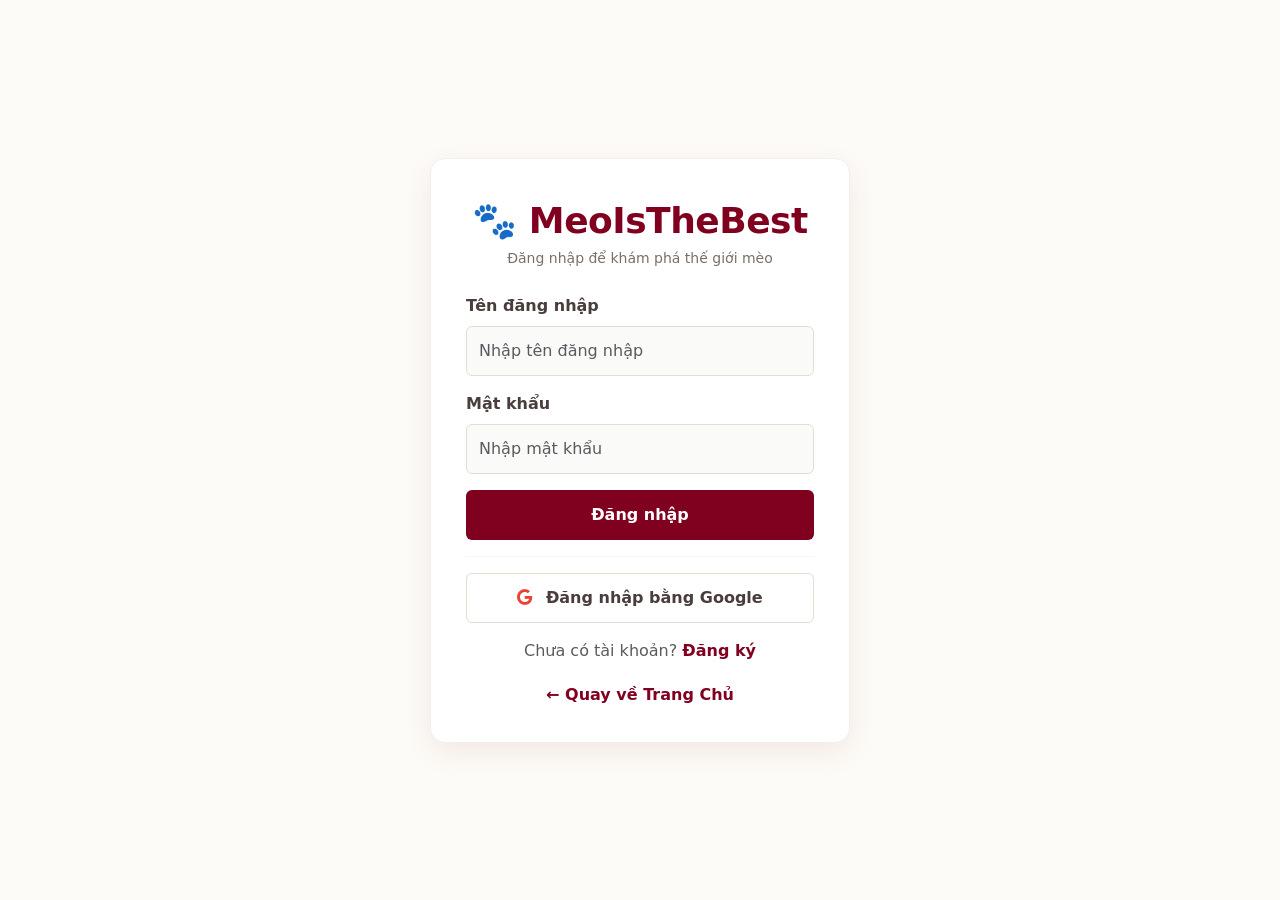
<file: html/login.html>
<!DOCTYPE html>
<html lang="vi">

<head>
    <meta charset="UTF-8">
    <meta name="viewport" content="width=device-width, initial-scale=1.0">

    <title>Đăng nhập - MeoIsTheBest</title>

    <link href="https://cdn.jsdelivr.net/npm/bootstrap@5.3.3/dist/css/bootstrap.min.css" rel="stylesheet">
    <link rel="stylesheet" href="https://cdnjs.cloudflare.com/ajax/libs/font-awesome/6.5.1/css/all.min.css">

    <style>
        body {
            /* Đổi sang màu nền kem be sáng sang trọng */
            background: #FDFBF7; 
            min-height: 100vh;
            display: flex;
            justify-content: center;
            align-items: center;
        }

        .login-box {
            width: 420px;
            background: white;
            padding: 35px;
            border-radius: 15px;
            /* Đổ bóng nhẹ tone đỏ nâu trầm tạo độ sâu mềm mại */
            box-shadow: 0 10px 30px rgba(128, 0, 32, 0.08); 
            border: 1px solid #F5EFEB;
        }

        .logo {
            text-align: center;
            font-size: 36px;
            font-weight: 800;
            /* Đổi logo sang màu đỏ đô cổ điển quý phái */
            color: #800020; 
            letter-spacing: -0.5px;
        }

        .slogan {
            text-align: center;
            margin-bottom: 25px;
            color: #7A6F68;
            font-size: 14px;
        }

        .form-label {
            color: #4A3E3D;
            font-weight: 600;
        }

        .form-control {
            height: 50px;
            border: 1px solid #E6DCD3;
            background-color: #FAFAf9;
        }

        .form-control:focus {
            border-color: #800020;
            box-shadow: 0 0 0 0.25rem rgba(128, 0, 32, 0.15);
        }

        /* Nút đăng nhập tone đỏ đô hoàng gia */
        .btn-login {
            background: #800020;
            color: white;
            height: 50px;
            font-weight: bold;
            border: none;
            transition: all 0.3s ease;
        }

        .btn-login:hover {
            background: #5C0017;
            color: white;
            transform: translateY(-1px);
        }

        .google-btn {
            border: 1px solid #E6DCD3;
            height: 50px;
            font-weight: bold;
            color: #4A3E3D;
            background: white;
            transition: all 0.3s ease;
        }

        .google-btn:hover {
            background: #FAFAf9;
            border-color: #A3968E;
        }

        /* Link đăng ký */
        .signup-text a {
            color: #800020;
            text-decoration: none;
            font-weight: bold;
        }

        .signup-text a:hover {
            text-decoration: underline;
        }

        .back-home {
            text-align: center;
            margin-top: 20px;
        }

        /* Nút quay về trang chủ */
        .back-home a {
            text-decoration: none;
            color: #800020;
            font-weight: bold;
            transition: all 0.2s ease;
        }

        .back-home a:hover {
            color: #5C0017;
            letter-spacing: -0.2px;
        }
    </style>
</head>

<body>

    <div class="login-box">

        <div class="logo">
            🐾 MeoIsTheBest
        </div>

        <div class="slogan">
            Đăng nhập để khám phá thế giới mèo
        </div>

        <form id="loginForm">

            <div class="mb-3">
                <label class="form-label">Tên đăng nhập</label>
                <input type="text" id="username" class="form-control" placeholder="Nhập tên đăng nhập" required>
            </div>

            <div class="mb-3">
                <label class="form-label">Mật khẩu</label>
                <input type="password" id="password" class="form-control" placeholder="Nhập mật khẩu" required>
            </div>

            <button type="submit" class="btn btn-login w-100">
                Đăng nhập
            </button>

        </form>

        <hr style="color: #E6DCD3;">

        <button class="btn google-btn w-100">
            <i class="fab fa-google" style="color: #EA4335; margin-right: 8px;"></i>
            Đăng nhập bằng Google
        </button>

        <div class="text-center signup-text mt-3 text-muted">
            Chưa có tài khoản?
            <a href="#">Đăng ký</a>
        </div>

        <div class="back-home">
            <a href="../index.html">
                ← Quay về Trang Chủ
            </a>
        </div>

    </div>

    <script>
        // Xử lý lưu trạng thái giả lập khi đăng nhập thành công
        document.getElementById("loginForm").addEventListener("submit", function(e) {
            e.preventDefault();
            
            let user = document.getElementById("username").value.trim();
            
            // Lưu dữ liệu vào LocalStorage để trang chủ nhận diện
            localStorage.setItem("isLoggedIn", "true");
            localStorage.setItem("currentUser", user);

            alert("🎉 Đăng nhập thành công! Chào mừng bạn.");
            
            // Quay về trang chủ (sử dụng dấu ../ để chạy ra ngoài chính xác)
            window.location.href = "../index.html";
        });
    </script>

</body>

</html>
</file>
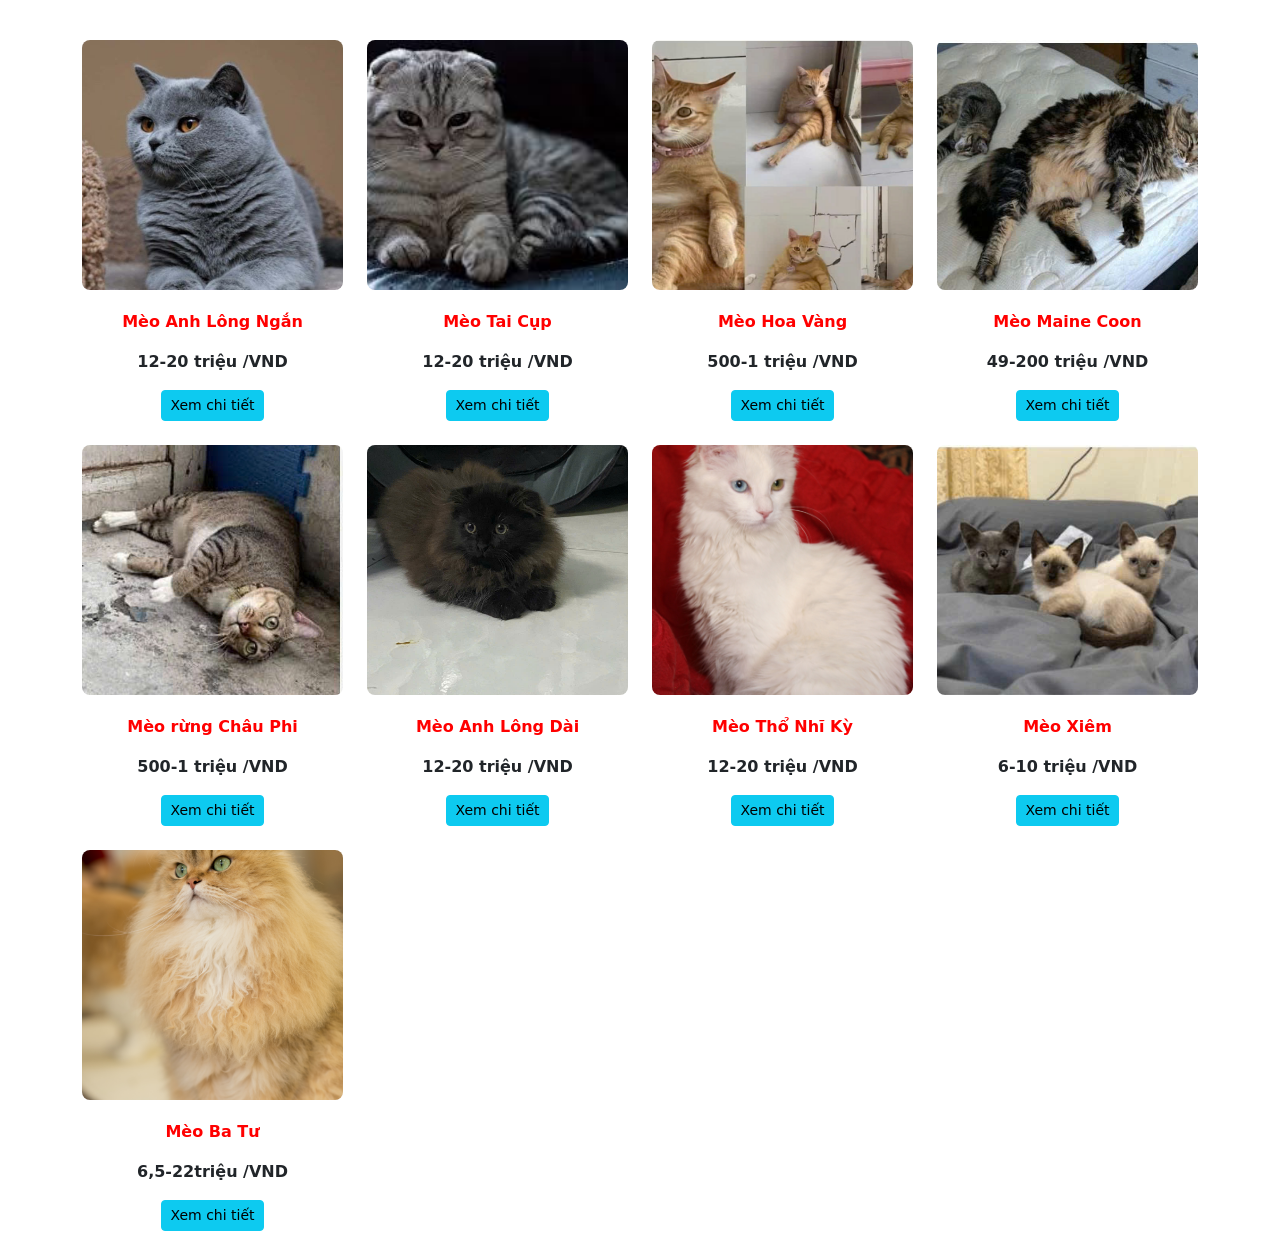
<file: html/page6.html>
<!DOCTYPE html>
<html lang = "vi">
    <head>
        <title>Cửa Hàng Mèo Châu Âu</title>
        <meta charset = "utf-8">
    <!--<link rel="stylesheet" href="../css/style6.css">-->
    <link href="https://cdn.jsdelivr.net/npm/bootstrap@5.3.0/dist/css/bootstrap.min.css" rel="stylesheet">
    <script src="https://cdn.jsdelivr.net/npm/bootstrap@5.3.0/dist/js/bootstrap.bundle.min.js"></script>
    <script src="../js/lib.js"></script>
</head>
<body>
    <div class="container">
    <div class="product-list row "
    id = "product-list"></div>
        </div>
    <script>
        loadProduct(productList);
    </script>
</body>
</html>
</file>
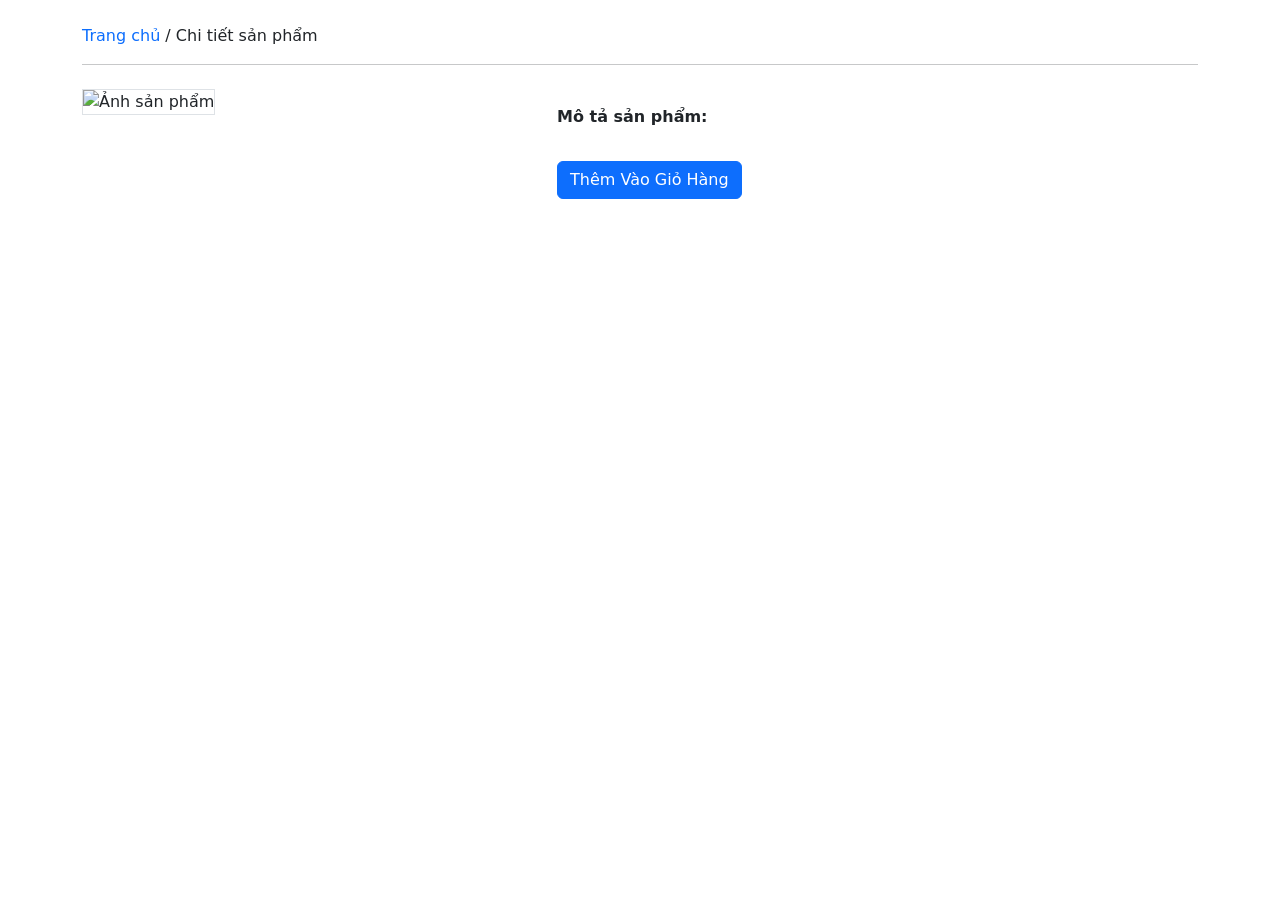
<file: html/product-detail.html>
<!DOCTYPE html>
<html lang="vi">

<head>
    <meta charset="UTF-8">
    <meta name="viewport" content="width=device-width, initial-scale=1.0">
    <title>Chi tiết sản phẩm</title>

    <!-- Bootstrap 5 -->
    <link href="https://cdn.jsdelivr.net/npm/bootstrap@5.3.3/dist/css/bootstrap.min.css" rel="stylesheet">

    <script src="https://cdn.jsdelivr.net/npm/bootstrap@5.3.3/dist/js/bootstrap.bundle.min.js"></script>

    <!-- File JS -->
    <script src="../js/lib.js"></script>
</head>

<body>

    <div class="container mt-4">

        <!-- Điều hướng -->
        <nav>
            <a href="page6.html" class="text-decoration-none"> Trang chủ </a>
            <span>/ Chi tiết sản phẩm</span>
        </nav>

        <hr>

        <div class="row mt-4">

            <!-- Ảnh -->
            <div class="col-md-5">
                <img id="img-detail" class="img-fluid border" alt="Ảnh sản phẩm">
            </div>

            <!-- Thông tin -->
            <div class="col-md-7">
                <h2 id="name-detail" class="fw-bold"></h2>
                <h4 id="price-detail" class="text-danger my-3"></h4>

                <p class="fw-bold"> Mô tả sản phẩm: </p>
                <p id="desc-detail" class="text-secondary"></p>

                <!-- ĐÃ CẬP NHẬT: Thêm sự kiện click gọi hàm thêm vào giỏ hàng -->
                <button id="btn-add-to-cart" class="btn btn-primary mt-3">
                    Thêm Vào Giỏ Hàng
                </button>
            </div>

        </div>

    </div>

    <script>
        // Lấy id từ URL
        const queryString = window.location.search;
        const urlParams = new URLSearchParams(queryString);
        const productId = urlParams.get("id");

        // Tìm sản phẩm
        const allProducts = [...productList, ...petProducts];
        const product = allProducts.find(item => item.id == productId);

        if (product) {
            document.getElementById("img-detail").src = product.image;
            document.getElementById("name-detail").innerText = product.name;
            document.getElementById("price-detail").innerText = "Giá: " + product.price;
            document.getElementById("desc-detail").innerText = product.desc;
            
            console.log("Đã đổ xong mô tả:", product.desc);

            // ĐÃ THÊM: Gán sự kiện click cho nút Thêm vào giỏ khi tìm thấy sản phẩm
            document.getElementById("btn-add-to-cart").onclick = function() {
                addToCart(product.id, product.name, product.price, product.image);
            };
        }

        // ĐÃ THÊM: Hàm xử lý thêm vào giỏ hàng bằng LocalStorage
        function addToCart(id, name, price, image) {
            // Lấy danh sách giỏ hàng hiện tại hoặc tạo mảng mới nếu chưa có
            let cart = JSON.parse(localStorage.getItem("cart")) || [];
            
            // Kiểm tra xem sản phẩm này đã có trong giỏ hàng chưa
            let itemIndex = cart.findIndex(item => item.id === id);
            
            // Do file chi tiết nằm trong thư mục con (ví dụ: html/product-detail.html),
            // đường dẫn ảnh "product.image" có thể chứa "../asset/..."
            // Chúng ta chuẩn hóa lại đường dẫn để khi trang index.html hay cart.html đọc đều không bị lỗi hiển thị.
            let cleanImage = image;
            if (cleanImage.startsWith("../")) {
                cleanImage = cleanImage.replace("../", "");
            }

            if (itemIndex > -1) {
                // Nếu có rồi thì tăng số lượng lên 1
                cart[itemIndex].quantity += 1;
            } else {
                // Nếu chưa có thì chèn đối tượng mới vào
                cart.push({
                    id: id,
                    name: name,
                    price: price,
                    image: cleanImage,
                    quantity: 1
                });
            }
            
            // Lưu mảng giỏ hàng mới cập nhật trở lại localStorage
            localStorage.setItem("cart", JSON.stringify(cart));
            
            // Hiển thị thông báo thành công cho người dùng
            alert(`🎉 Đã thêm thành công "${name}" vào giỏ hàng!`);
        }
    </script>

</body>

</html>
</file>
<file: css/style6.css>
#tuvan{
    background:#4CAF50;
    color:white;
    text-align:center;
    padding:60px 20px;
}

.form-box{
    background:white;
    width:400px;
    max-width:90%;
    margin:30px auto;
    padding:25px;
    border-radius:10px;
}

.form-title{
    background:black;
    color:white;
    padding:15px;
    margin-bottom:20px;
}

.form-box input{
    width:100%;
    padding:12px;
    margin:10px 0;
    border:1px solid #ccc;
    box-sizing:border-box;
}

.form-box button{
    width:100%;
    padding:12px;
    background:#4CAF50;
    color:white;
    border:none;
    cursor:pointer;
    font-size:16px;
}

.camket{
    text-align:center;
    padding:60px 20px;
}

.camket-box{
    display:flex;
    justify-content:center;
    flex-wrap:wrap;
    gap:20px;
    margin-top:30px;
}

.item{
    width:250px;
    padding:20px;
    border:1px solid #ddd;
    border-radius:10px;
    box-shadow:0 2px 5px rgba(0,0,0,0.1);
}
</file>
